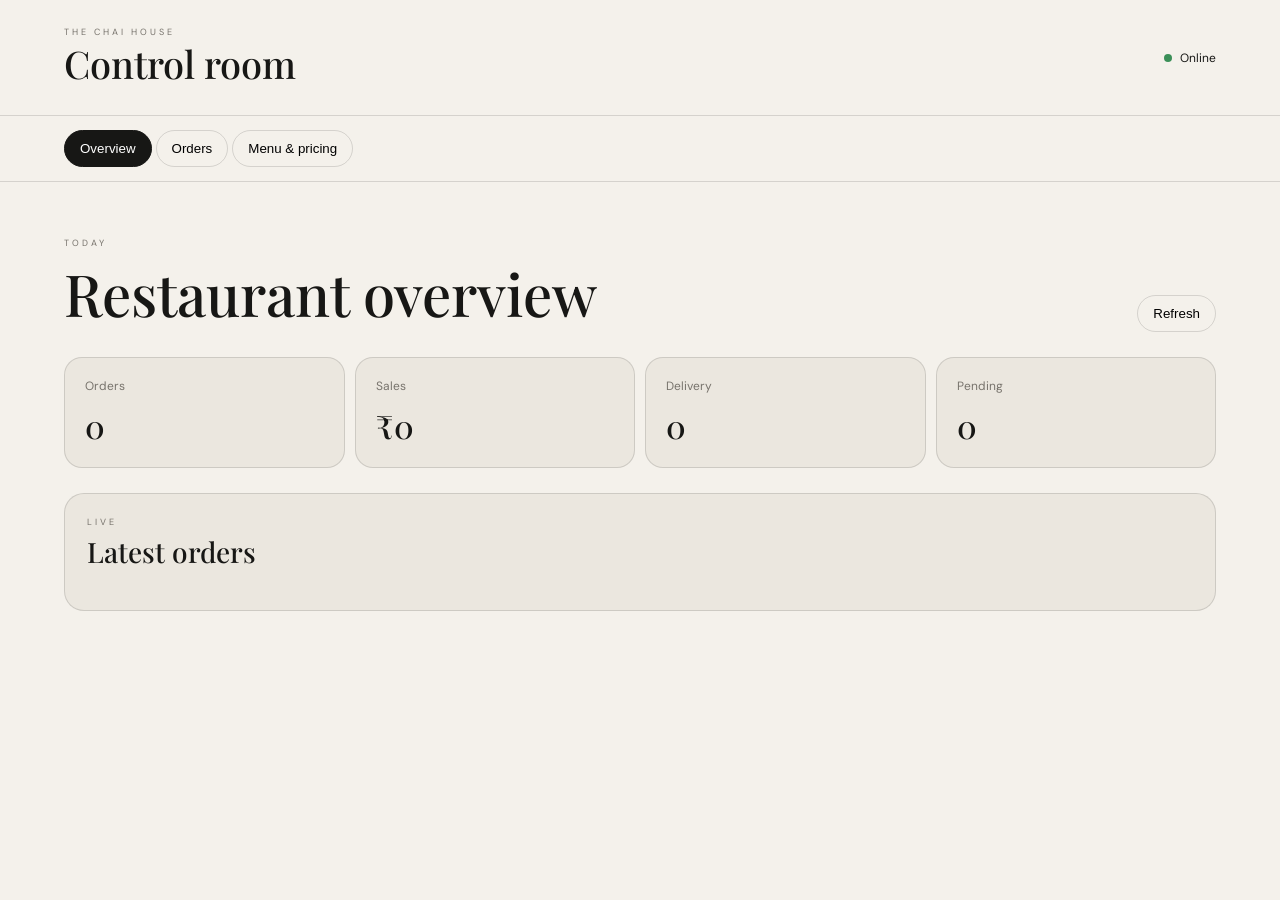
<file: admin/index.html>
<!doctype html>
<html lang="en">
  <head>
    <meta charset="UTF-8" />
    <meta name="viewport" content="width=device-width, initial-scale=1.0" />
    <meta name="theme-color" content="#171715" />
    <title>The Chai House · Admin</title>
    <link rel="preconnect" href="https://fonts.googleapis.com" />
    <link rel="preconnect" href="https://fonts.gstatic.com" crossorigin />
    <link
      href="https://fonts.googleapis.com/css2?family=DM+Sans:wght@400;500;600&family=Playfair+Display:wght@400;500;600&display=swap"
      rel="stylesheet"
    />
    <link rel="stylesheet" href="style.css" />
  </head>
  <body>
    <header class="dashboard-header">
      <div>
        <p class="eyebrow">THE CHAI HOUSE</p>
        <h1>Control room</h1>
      </div>
      <div class="status"><span></span> Online</div>
    </header>
    <nav class="admin-nav">
      <button class="tab active" data-tab="dashboard">Overview</button
      ><button class="tab" data-tab="orders">Orders</button
      ><button class="tab" data-tab="menu">Menu & pricing</button>
    </nav>
    <main class="dashboard">
      <section class="tab-panel active" id="dashboardPanel">
        <div class="page-title">
          <div>
            <p class="eyebrow">TODAY</p>
            <h2>Restaurant overview</h2>
          </div>
          <button class="refresh" id="refresh">Refresh</button>
        </div>
        <div class="stats">
          <article>
            <span>Orders</span><strong id="statOrders">0</strong>
          </article>
          <article>
            <span>Sales</span><strong id="statSales">₹0</strong>
          </article>
          <article>
            <span>Delivery</span><strong id="statDelivery">0</strong>
          </article>
          <article>
            <span>Pending</span><strong id="statPending">0</strong>
          </article>
        </div>
        <div class="quick">
          <div>
            <p class="eyebrow">LIVE</p>
            <h3>Latest orders</h3>
          </div>
          <div id="latestOrders" class="mini-orders"></div>
        </div>
      </section>
      <section class="tab-panel" id="ordersPanel">
        <div class="page-title">
          <div>
            <p class="eyebrow">LIVE ORDERS</p>
            <h2>Orders</h2>
          </div>
          <span id="orderCount">0 orders</span>
        </div>
        <div class="filters">
          <button class="filter active" data-filter="all">All</button
          ><button class="filter" data-filter="new">New</button
          ><button class="filter" data-filter="preparing">Preparing</button
          ><button class="filter" data-filter="ready">Ready</button
          ><button class="filter" data-filter="completed">Completed</button
          ><button class="filter" data-filter="delivery">Delivery</button>
        </div>
        <div id="orders" class="orders"></div>
      </section>
      <section class="tab-panel" id="menuPanel">
        <div class="page-title">
          <div>
            <p class="eyebrow">MANAGEMENT</p>
            <h2>Menu & pricing</h2>
          </div>
          <button class="primary" id="addItem">+ Add item</button>
        </div>
        <p class="helper">
          Change a price or mark an item sold out here. Customer menus update
          from the same menu data.
        </p>
        <div id="menuAdmin" class="menu-admin"></div>
      </section>
    </main>
    <div class="modal" id="itemModal">
      <div class="modal-card">
        <button class="close" id="closeModal">×</button>
        <p class="eyebrow">MENU ITEM</p>
        <h2 id="modalTitle">Add item</h2>
        <form id="itemForm">
          <input type="hidden" id="itemId" /><label
            >Name<input id="itemName" required /></label
          ><label
            >Category<input
              id="itemCategory"
              required
              placeholder="Main Course" /></label
          ><label
            >Price (₹)<input
              id="itemPrice"
              type="number"
              min="0"
              required /></label
          ><label
            >Description<textarea
              id="itemDescription"
              rows="3"
            ></textarea></label
          ><label>Image URL<input id="itemImage" type="url" /></label
          ><label class="check"
            ><input id="itemAvailable" type="checkbox" checked />
            Available</label
          ><button class="primary full" type="submit">Save item</button>
          <p id="itemMessage" class="message"></p>
        </form>
      </div>
    </div>
    <script src="app.js"></script>
  </body>
</html>
</file>
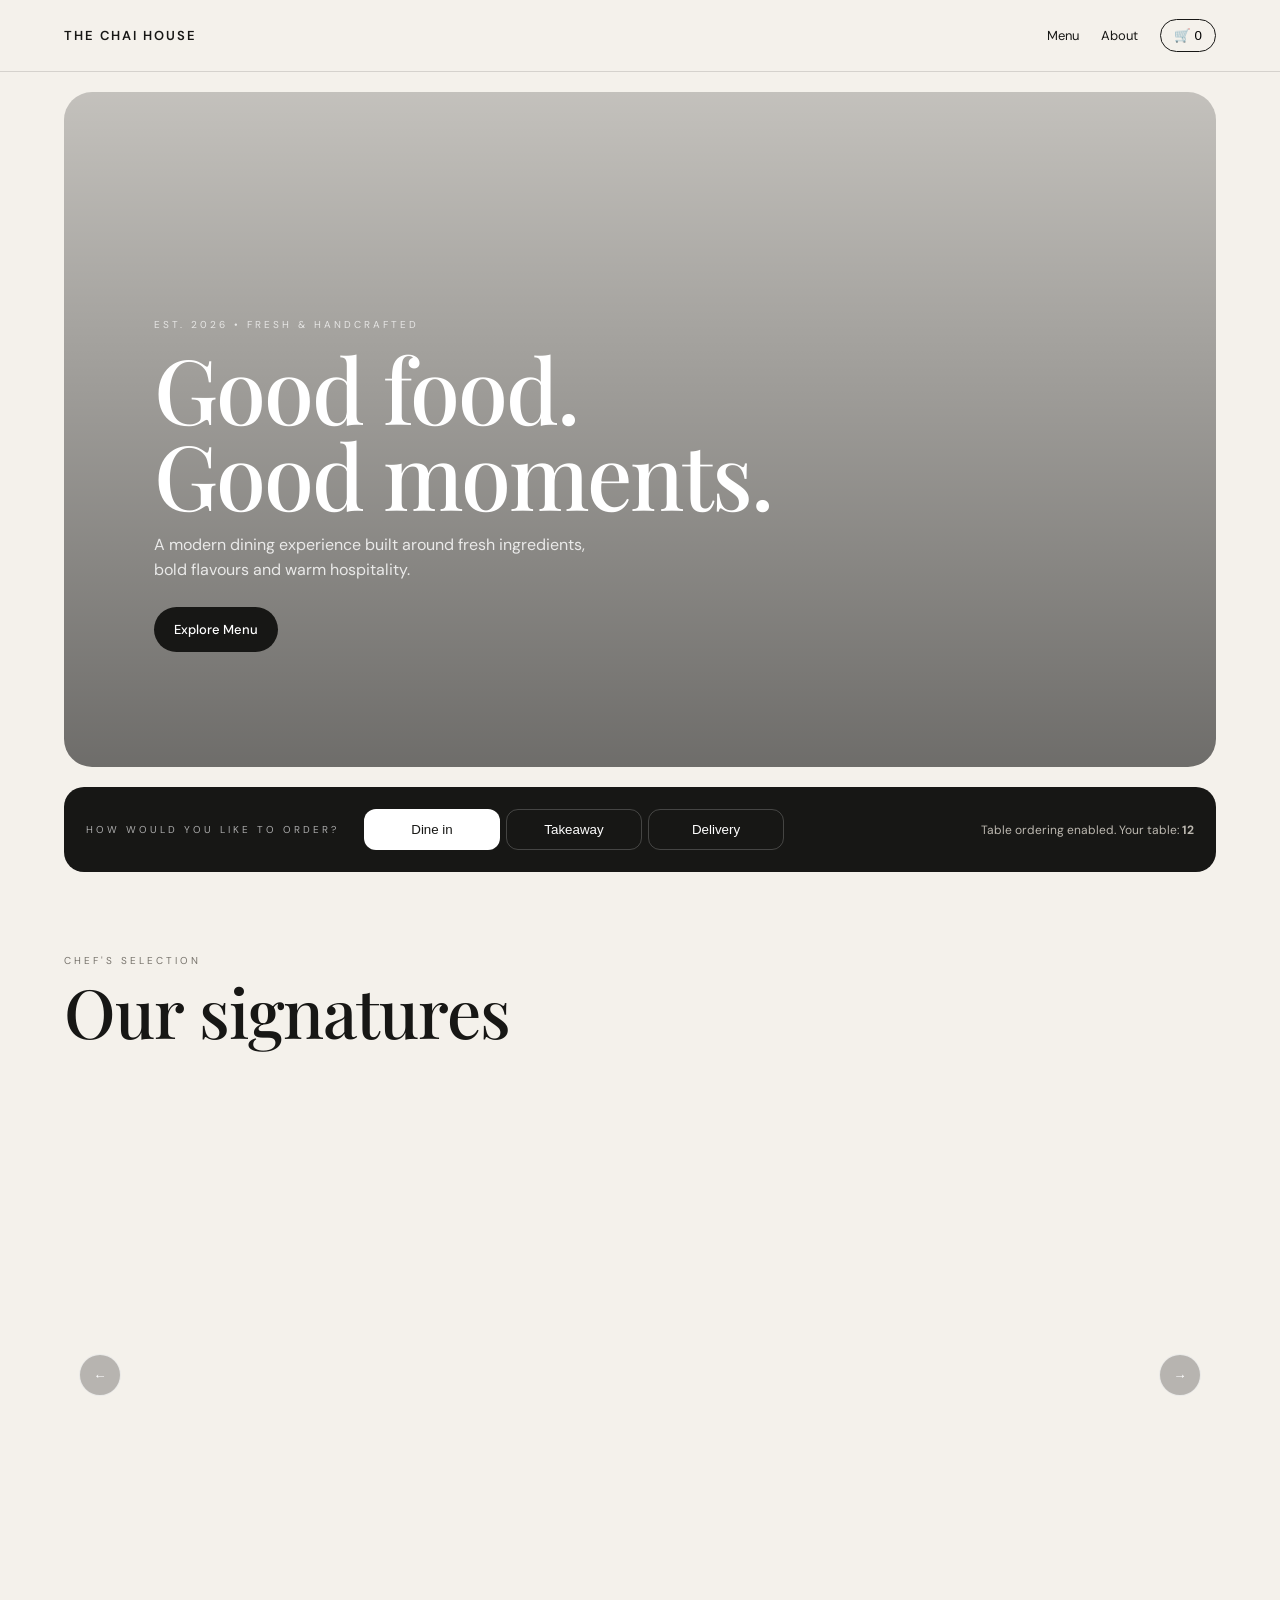
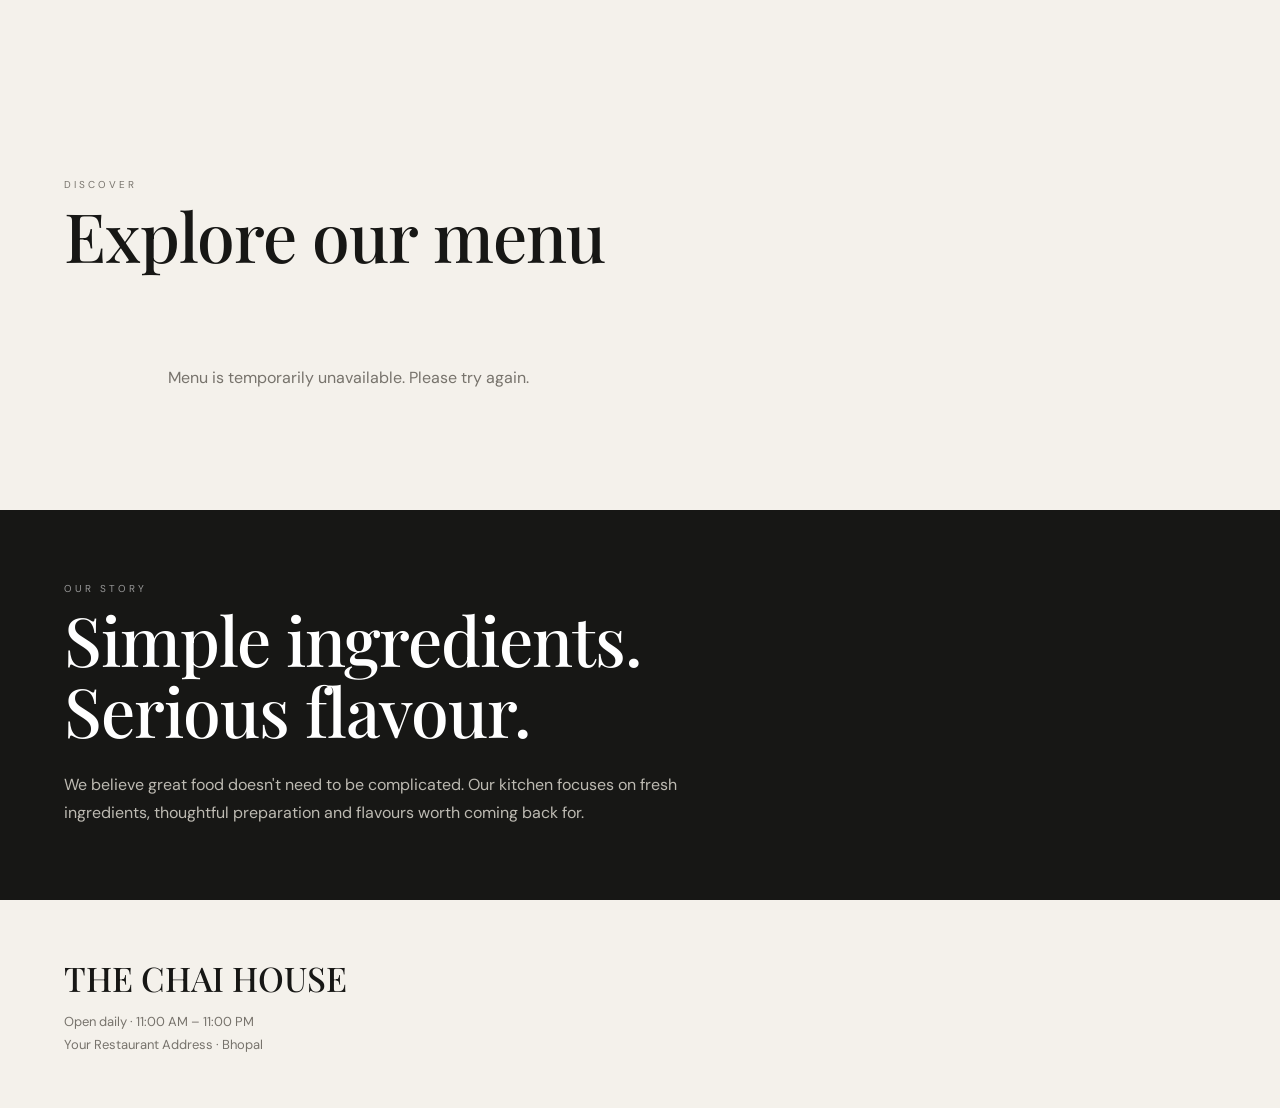
<file: customer/index.html>
<!doctype html>
<html lang="en">
  <head>
    <meta charset="UTF-8" />
    <meta name="viewport" content="width=device-width, initial-scale=1.0" />
    <meta name="theme-color" content="#171715" />
    <title>The Chai House</title>
    <link rel="preconnect" href="https://fonts.googleapis.com" />
    <link rel="preconnect" href="https://fonts.gstatic.com" crossorigin />
    <link
      href="https://fonts.googleapis.com/css2?family=DM+Sans:wght@400;500;600&family=Playfair+Display:wght@400;500;600&display=swap"
      rel="stylesheet"
    />
    <link rel="stylesheet" href="style.css" />
  </head>
  <body>
    <div class="intro">
      <div class="intro-logo">
        <span>THE</span>
        <h1>CHAI HOUSE</h1>
        <span>EST. 2026</span>
      </div>
    </div>

    <nav class="navbar">
      <a class="logo" href="#top">THE CHAI HOUSE</a>
      <div class="nav-links">
        <a href="#menu">Menu</a><a href="#about">About</a
        ><button class="cart-button" id="openCart">
          🛒 <span id="cart-count">0</span>
        </button>
      </div>
    </nav>

    <main id="top">
      <section class="hero">
        <div class="hero-content">
          <p class="eyebrow">EST. 2026 • FRESH & HANDCRAFTED</p>
          <h1>Good food.<br />Good moments.</h1>
          <p class="hero-description">
            A modern dining experience built around fresh ingredients, bold
            flavours and warm hospitality.
          </p>
          <a href="#menu" class="primary-button">Explore Menu</a>
        </div>
      </section>

      <section class="order-mode" aria-label="Order type">
        <p class="eyebrow">HOW WOULD YOU LIKE TO ORDER?</p>
        <div class="mode-switch">
          <button class="mode active" data-mode="dine-in">Dine in</button
          ><button class="mode" data-mode="takeaway">Takeaway</button
          ><button class="mode" data-mode="delivery">Delivery</button>
        </div>
        <p class="table-note" id="tableNote">
          Table ordering enabled. Your table:
          <strong id="tableNumber">12</strong>
        </p>
      </section>

      <section class="signature">
        <div class="section-heading">
          <p class="eyebrow">CHEF'S SELECTION</p>
          <h2>Our signatures</h2>
        </div>
        <div class="food-slider">
          <button class="slider-arrow prev" id="prevBtn">←</button>
          <div id="signatureSlides"></div>
          <button class="slider-arrow next" id="nextBtn">→</button>
        </div>
      </section>

      <section id="menu" class="menu-section">
        <div class="section-heading">
          <p class="eyebrow">DISCOVER</p>
          <h2>Explore our menu</h2>
        </div>
        <div class="categories" id="categories"></div>
        <div class="menu-grid" id="menuGrid">
          <div class="loading">Loading menu…</div>
        </div>
      </section>

      <section id="about" class="about">
        <p class="eyebrow">OUR STORY</p>
        <h2>Simple ingredients.<br />Serious flavour.</h2>
        <p>
          We believe great food doesn't need to be complicated. Our kitchen
          focuses on fresh ingredients, thoughtful preparation and flavours
          worth coming back for.
        </p>
      </section>
    </main>

    <footer>
      <h2>THE CHAI HOUSE</h2>
      <p>Open daily · 11:00 AM – 11:00 PM</p>
      <p>Your Restaurant Address · Bhopal</p>
    </footer>

    <div class="cart-overlay" id="cartOverlay"></div>
    <aside class="cart-drawer" id="cartDrawer">
      <div class="cart-header">
        <div>
          <p class="eyebrow">YOUR ORDER</p>
          <h2>Cart</h2>
        </div>
        <button id="closeCart">×</button>
      </div>
      <div class="cart-items" id="cartItems"></div>
      <div class="checkout-box">
        <div class="total-row">
          <span>Subtotal</span><strong id="cartTotal">₹0</strong>
        </div>
        <div id="deliverySummary" class="delivery-summary"></div>
        <button class="checkout-button" id="placeOrder">Place Order</button>
      </div>
    </aside>

    <div class="checkout-overlay" id="checkoutOverlay">
      <div class="checkout-modal">
        <button class="modal-close" id="closeCheckout">×</button>
        <p class="eyebrow">ORDER DETAILS</p>
        <h2>Complete your order</h2>
        <div class="checkout-type" id="checkoutType"></div>
        <div id="customerFields"></div>
        <label
          >Payment<select id="paymentMethod">
            <option value="pay-at-counter">Pay at counter</option>
            <option value="upi">UPI</option>
          </select></label
        ><button class="primary-button full" id="confirmOrder">
          Confirm order
        </button>
        <p class="form-message" id="formMessage"></p>
      </div>
    </div>

    <div class="order-success" id="orderSuccess">
      <div class="success-card">
        <span class="success-mark">✓</span>
        <p class="eyebrow">ORDER RECEIVED</p>
        <h2>Thank you.</h2>
        <p id="successText">Your order has been sent to the restaurant.</p>
        <div class="order-number" id="successOrderNumber"></div>
        <button class="primary-button" id="closeSuccess">Back to menu</button>
      </div>
    </div>

    <div class="toast" id="toast"></div>
    <script src="app.js"></script>
  </body>
</html>
</file>
<file: admin/style.css>
* {
  box-sizing: border-box;
  margin: 0;
  padding: 0;
}
:root {
  --bg: #f4f1eb;
  --surface: #ebe7df;
  --dark: #171715;
  --muted: #77736c;
  --line: rgba(23, 23, 21, 0.14);
  --green: #3b8f58;
}
body {
  background: var(--bg);
  color: var(--dark);
  font-family: "DM Sans", sans-serif;
}
.dashboard-header {
  padding: 26px 5vw;
  display: flex;
  justify-content: space-between;
  align-items: center;
  border-bottom: 1px solid var(--line);
}
.eyebrow {
  font-size: 9px;
  letter-spacing: 3px;
  color: var(--muted);
}
h1,
h2,
h3 {
  font-weight: 400;
}
.dashboard-header h1 {
  font:
    500 38px "Playfair Display",
    serif;
}
.status {
  display: flex;
  align-items: center;
  gap: 8px;
  font-size: 12px;
}
.status span {
  width: 8px;
  height: 8px;
  border-radius: 50%;
  background: var(--green);
}
.admin-nav {
  display: flex;
  gap: 4px;
  padding: 14px 5vw;
  border-bottom: 1px solid var(--line);
  overflow: auto;
}
.tab,
.filter,
.refresh,
.edit,
.availability,
.delete,
.primary {
  border: 1px solid var(--line);
  background: transparent;
  border-radius: 22px;
  padding: 10px 15px;
  white-space: nowrap;
  cursor: pointer;
}
.tab.active,
.filter.active,
.primary {
  background: var(--dark);
  color: #fff;
  border-color: var(--dark);
}
.dashboard {
  padding: 35px 5vw 80px;
}
.tab-panel {
  display: none;
}
.tab-panel.active {
  display: block;
}
.page-title {
  display: flex;
  justify-content: space-between;
  align-items: end;
  margin-bottom: 25px;
}
.page-title h2 {
  font:
    500 clamp(38px, 6vw, 58px) "Playfair Display",
    serif;
  margin-top: 5px;
}
.stats {
  display: grid;
  grid-template-columns: repeat(2, 1fr);
  gap: 10px;
  margin-bottom: 25px;
}
.stats article {
  background: var(--surface);
  border: 1px solid var(--line);
  padding: 20px;
  border-radius: 18px;
}
.stats span {
  display: block;
  color: var(--muted);
  font-size: 12px;
  margin-bottom: 10px;
}
.stats strong {
  font:
    500 32px "Playfair Display",
    serif;
}
.quick {
  background: var(--surface);
  padding: 22px;
  border: 1px solid var(--line);
  border-radius: 20px;
}
.quick h3 {
  font:
    500 28px "Playfair Display",
    serif;
  margin-top: 5px;
}
.mini-orders {
  margin-top: 18px;
}
.mini-order {
  display: flex;
  justify-content: space-between;
  padding: 14px 0;
  border-bottom: 1px solid var(--line);
}
.mini-order div {
  display: flex;
  gap: 12px;
}
.mini-order span {
  color: var(--muted);
  font-size: 12px;
}
.filters {
  display: flex;
  gap: 7px;
  overflow: auto;
  padding-bottom: 18px;
}
.orders {
  display: grid;
  grid-template-columns: 1fr;
  gap: 14px;
}
.order-card {
  background: var(--surface);
  border: 1px solid var(--line);
  padding: 20px;
  border-radius: 20px;
}
.order-head {
  display: flex;
  justify-content: space-between;
  gap: 12px;
  padding-bottom: 16px;
  border-bottom: 1px solid var(--line);
}
.order-head h3 {
  font:
    500 27px "Playfair Display",
    serif;
  margin: 5px 0;
}
.customer {
  font-size: 12px;
  color: var(--muted);
}
.badge {
  font-size: 9px;
  text-transform: uppercase;
  letter-spacing: 1.5px;
  border: 1px solid var(--line);
  height: max-content;
  padding: 7px 9px;
  border-radius: 20px;
}
.badge.new {
  background: #fff;
}
.badge.preparing {
  background: #e5d9bd;
}
.badge.ready {
  background: #d8e3d3;
}
.badge.completed {
  opacity: 0.55;
}
.nav-button {
  display: inline-block;
  margin-top: 14px;
  color: var(--dark);
  font-size: 12px;
  text-decoration: none;
  border-bottom: 1px solid var(--dark);
  padding-bottom: 3px;
}
.order-items {
  padding: 16px 0;
}
.order-item {
  display: flex;
  justify-content: space-between;
  padding: 7px 0;
  font-size: 13px;
}
.order-bottom {
  border-top: 1px solid var(--line);
  padding-top: 15px;
  display: flex;
  justify-content: space-between;
  align-items: center;
}
.order-bottom div {
  display: flex;
  flex-direction: column;
  gap: 3px;
}
.order-bottom div span {
  font-size: 11px;
  color: var(--muted);
}
.order-bottom strong {
  font:
    500 23px "Playfair Display",
    serif;
}
.status-select {
  border: 1px solid var(--line);
  background: var(--bg);
  padding: 9px;
  border-radius: 10px;
}
.helper {
  color: var(--muted);
  font-size: 13px;
  line-height: 1.6;
  margin: -10px 0 25px;
}
.menu-admin {
  display: grid;
  gap: 10px;
}
.menu-admin-row {
  display: grid;
  grid-template-columns: 72px 1fr auto;
  gap: 15px;
  align-items: center;
  background: var(--surface);
  padding: 12px;
  border: 1px solid var(--line);
  border-radius: 17px;
}
.menu-thumb {
  width: 72px;
  height: 72px;
  background: #ddd;
  border-radius: 12px;
  overflow: hidden;
}
.menu-thumb img {
  width: 100%;
  height: 100%;
  object-fit: cover;
}
.menu-info h3 {
  font:
    500 23px "Playfair Display",
    serif;
  margin: 3px 0;
}
.menu-info p:last-child {
  font-size: 11px;
  color: var(--muted);
  max-width: 500px;
}
.menu-price {
  font:
    500 20px "Playfair Display",
    serif;
}
.menu-actions {
  display: flex;
  gap: 5px;
  align-items: center;
}
.availability.on {
  border-color: #71927a;
}
.availability.off {
  opacity: 0.55;
}
.delete {
  border-color: #b98b8b;
}
.modal {
  position: fixed;
  inset: 0;
  background: rgba(0, 0, 0, 0.55);
  z-index: 50;
  display: none;
}
.modal.open {
  display: block;
}
.modal-card {
  position: absolute;
  left: 50%;
  top: 50%;
  transform: translate(-50%, -50%);
  width: min(520px, calc(100% - 28px));
  max-height: 90vh;
  overflow: auto;
  background: var(--bg);
  border-radius: 22px;
  padding: 25px;
}
.close {
  position: absolute;
  right: 20px;
  top: 15px;
  border: 0;
  background: none;
  font-size: 30px;
  cursor: pointer;
}
.modal-card h2 {
  font:
    500 38px "Playfair Display",
    serif;
  margin: 5px 0 18px;
}
.modal-card label {
  display: block;
  font-size: 12px;
  margin: 12px 0;
}
.modal-card input:not([type="checkbox"]),
.modal-card textarea {
  display: block;
  width: 100%;
  margin-top: 6px;
  padding: 12px;
  border: 1px solid var(--line);
  border-radius: 10px;
  background: #fff;
  font: inherit;
}
.check {
  display: flex !important;
  gap: 8px;
  align-items: center;
}
.full {
  width: 100%;
  margin-top: 10px;
}
.message {
  font-size: 12px;
  color: #a33;
  margin-top: 8px;
}
.empty {
  padding: 40px;
  text-align: center;
  color: var(--muted);
}
@media (min-width: 800px) {
  .stats {
    grid-template-columns: repeat(4, 1fr);
  }
  .orders {
    grid-template-columns: repeat(2, 1fr);
  }
  .menu-admin-row {
    grid-template-columns: 90px 1fr 90px auto;
  }
  .menu-thumb {
    width: 90px;
    height: 90px;
  }
  .dashboard {
    padding-top: 55px;
  }
}
@media (max-width: 600px) {
  .dashboard-header h1 {
    font-size: 30px;
  }
  .status {
    font-size: 0;
  }
  .status span {
    font-size: 0;
  }
  .page-title {
    align-items: center;
  }
  .page-title h2 {
    font-size: 40px;
  }
  .menu-admin-row {
    grid-template-columns: 60px 1fr;
  }
  .menu-thumb {
    width: 60px;
    height: 60px;
  }
  .menu-price {
    grid-column: 2;
  }
  .menu-actions {
    grid-column: 1/-1;
    overflow: auto;
  }
  .stats strong {
    font-size: 27px;
  }
  .order-bottom {
    gap: 10px;
  }
  .order-bottom .status-select {
    max-width: 145px;
  }
}
</file>
<file: customer/style.css>
@import url("https://fonts.googleapis.com/css2?family=DM+Sans:wght@400;500;600&family=Playfair+Display:wght@400;500;600&display=swap");
* {
  box-sizing: border-box;
  margin: 0;
  padding: 0;
}
:root {
  --bg: #f4f1eb;
  --surface: #ebe7df;
  --dark: #171715;
  --muted: #77736c;
  --line: rgba(23, 23, 21, 0.14);
  --white: #fff;
}
html {
  scroll-behavior: smooth;
}
body {
  background: var(--bg);
  color: var(--dark);
  font-family: "DM Sans", sans-serif;
  overflow-x: hidden;
}
.intro {
  position: fixed;
  inset: 0;
  background: var(--dark);
  color: #fff;
  z-index: 999;
  display: grid;
  place-items: center;
  animation: introExit 1s ease 1.7s forwards;
}
.intro-logo {
  text-align: center;
  animation: logoReveal 1.2s ease forwards;
}
.intro-logo span {
  font-size: 10px;
  letter-spacing: 5px;
}
.intro-logo h1 {
  font:
    500 clamp(38px, 10vw, 75px)/1.1 "Playfair Display",
    serif;
  letter-spacing: 3px;
  margin: 12px 0;
}
.navbar {
  height: 72px;
  padding: 0 5vw;
  display: flex;
  align-items: center;
  justify-content: space-between;
  border-bottom: 1px solid var(--line);
  background: var(--bg);
  position: relative;
  z-index: 20;
}
.logo {
  color: var(--dark);
  text-decoration: none;
  font-size: 13px;
  font-weight: 600;
  letter-spacing: 2px;
}
.nav-links {
  display: flex;
  align-items: center;
  gap: 22px;
}
.nav-links a {
  display: none;
  color: var(--dark);
  text-decoration: none;
  font-size: 13px;
}
.cart-button {
  border: 1px solid var(--dark);
  background: transparent;
  padding: 8px 13px;
  border-radius: 30px;
  cursor: pointer;
}
.hero {
  min-height: 72vh;
  margin: 14px;
  padding: 7vw 7vw 9vw;
  display: flex;
  align-items: flex-end;
  color: #fff;
  border-radius: 28px;
  overflow: hidden;
  background:
    linear-gradient(rgba(0, 0, 0, 0.2), rgba(0, 0, 0, 0.55)),
    url("https://images.unsplash.com/photo-1517248135467-4c7edcad34c4?auto=format&fit=crop&w=1800&q=85")
      center/cover;
}
.hero h1 {
  font:
    500 clamp(48px, 14vw, 90px)/0.96 "Playfair Display",
    serif;
  letter-spacing: -2px;
  margin: 14px 0;
}
.hero-description {
  max-width: 440px;
  color: rgba(255, 255, 255, 0.82);
  line-height: 1.6;
  margin-bottom: 24px;
}
.eyebrow {
  font-size: 10px;
  letter-spacing: 3px;
  color: var(--muted);
}
.hero .eyebrow {
  color: rgba(255, 255, 255, 0.72);
}
.primary-button {
  display: inline-flex;
  border: 0;
  background: var(--dark);
  color: #fff;
  text-decoration: none;
  padding: 14px 20px;
  border-radius: 30px;
  cursor: pointer;
  font:
    500 13px "DM Sans",
    sans-serif;
}
.full {
  width: 100%;
  justify-content: center;
}
.section-heading {
  margin-bottom: 28px;
}
.section-heading h2,
.about h2 {
  font:
    500 clamp(38px, 9vw, 68px)/1.05 "Playfair Display",
    serif;
  letter-spacing: -1px;
  margin-top: 8px;
}
.signature,
.menu-section,
.about {
  padding: 72px 5vw;
}
.food-slider {
  position: relative;
  min-height: 560px;
}
.food-slide {
  display: none;
  background: var(--surface);
  border-radius: 24px;
  overflow: hidden;
}
.food-slide.active {
  display: grid;
}
.slide-image {
  height: 330px;
}
.slide-image img {
  width: 100%;
  height: 100%;
  object-fit: cover;
  display: block;
}
.slide-content {
  padding: 28px;
}
.slide-content h3 {
  font:
    500 38px "Playfair Display",
    serif;
  margin: 8px 0 10px;
}
.slide-description {
  color: var(--muted);
  line-height: 1.6;
  max-width: 480px;
}
.slide-bottom {
  display: flex;
  align-items: center;
  justify-content: space-between;
  margin-top: 28px;
}
.slide-bottom strong {
  font:
    500 24px "Playfair Display",
    serif;
}
.add-button {
  border: 1px solid var(--dark);
  background: transparent;
  padding: 10px 15px;
  border-radius: 22px;
  cursor: pointer;
}
.add-button:hover {
  background: var(--dark);
  color: #fff;
}
.add-button:disabled {
  opacity: 0.45;
  cursor: not-allowed;
}
.slider-arrow {
  position: absolute;
  z-index: 3;
  top: 155px;
  width: 42px;
  height: 42px;
  border: 1px solid rgba(255, 255, 255, 0.7);
  background: rgba(0, 0, 0, 0.25);
  color: #fff;
  border-radius: 50%;
  cursor: pointer;
}
.slider-arrow.prev {
  left: 15px;
}
.slider-arrow.next {
  right: 15px;
}
.order-mode {
  margin: 10px 5vw;
  padding: 22px;
  background: var(--dark);
  color: #fff;
  border-radius: 20px;
}
.order-mode .eyebrow {
  color: #aaa;
}
.mode-switch {
  display: grid;
  grid-template-columns: repeat(3, 1fr);
  gap: 6px;
  margin: 15px 0;
}
.mode {
  border: 1px solid rgba(255, 255, 255, 0.2);
  background: transparent;
  color: #fff;
  border-radius: 12px;
  padding: 12px 5px;
  cursor: pointer;
}
.mode.active {
  background: #fff;
  color: var(--dark);
}
.table-note {
  font-size: 12px;
  color: #bcb8b0;
}
.categories {
  display: flex;
  gap: 8px;
  overflow-x: auto;
  padding-bottom: 18px;
  scrollbar-width: none;
}
.categories::-webkit-scrollbar {
  display: none;
}
.category {
  white-space: nowrap;
  border: 1px solid var(--line);
  background: transparent;
  border-radius: 24px;
  padding: 10px 15px;
  cursor: pointer;
}
.category.active {
  background: var(--dark);
  color: #fff;
  border-color: var(--dark);
}
.menu-grid {
  display: grid;
  grid-template-columns: 1fr;
  gap: 14px;
}
.menu-card {
  background: var(--surface);
  border-radius: 20px;
  overflow: hidden;
  display: grid;
  grid-template-columns: 120px 1fr;
  min-height: 170px;
}
.menu-image {
  background: #ddd;
  min-height: 170px;
}
.menu-image img {
  width: 100%;
  height: 100%;
  object-fit: cover;
}
.menu-card-body {
  padding: 17px;
  display: flex;
  flex-direction: column;
  justify-content: space-between;
}
.menu-category {
  font-size: 9px;
  letter-spacing: 2px;
  color: var(--muted);
  text-transform: uppercase;
}
.menu-card h3 {
  font:
    500 24px "Playfair Display",
    serif;
  margin: 4px 0;
}
.menu-card p {
  font-size: 12px;
  color: var(--muted);
  line-height: 1.45;
}
.menu-card-bottom {
  display: flex;
  align-items: center;
  justify-content: space-between;
  margin-top: 14px;
}
.menu-card-bottom strong {
  font:
    500 20px "Playfair Display",
    serif;
}
.sold-out {
  opacity: 0.6;
}
.loading,
.empty-cart {
  text-align: center;
  color: var(--muted);
  padding: 50px;
}
.about {
  background: var(--dark);
  color: #fff;
}
.about .eyebrow {
  color: #999;
}
.about h2 {
  margin-bottom: 25px;
}
.about > p:last-child {
  max-width: 620px;
  color: #bdbab2;
  line-height: 1.8;
}
footer {
  padding: 55px 5vw;
  background: var(--bg);
}
footer h2 {
  font:
    500 34px "Playfair Display",
    serif;
  margin-bottom: 12px;
}
footer p {
  color: var(--muted);
  font-size: 13px;
  margin-top: 6px;
}
.cart-overlay,
.checkout-overlay,
.order-success {
  position: fixed;
  inset: 0;
  background: rgba(0, 0, 0, 0.55);
  z-index: 80;
  opacity: 0;
  pointer-events: none;
  transition: 0.3s;
}
.cart-overlay.open,
.checkout-overlay.open,
.order-success.open {
  opacity: 1;
  pointer-events: auto;
}
.cart-drawer {
  position: fixed;
  z-index: 90;
  right: 0;
  top: 0;
  width: min(430px, 100vw);
  height: 100vh;
  background: var(--bg);
  transform: translateX(100%);
  transition: transform 0.35s cubic-bezier(0.16, 1, 0.3, 1);
  padding: 24px;
  display: flex;
  flex-direction: column;
}
.cart-drawer.open {
  transform: translateX(0);
}
.cart-header {
  display: flex;
  justify-content: space-between;
  align-items: center;
  border-bottom: 1px solid var(--line);
  padding-bottom: 20px;
}
.cart-header h2 {
  font:
    500 35px "Playfair Display",
    serif;
}
.cart-header button,
.modal-close {
  border: 0;
  background: none;
  font-size: 32px;
  cursor: pointer;
}
.cart-items {
  flex: 1;
  overflow: auto;
  padding: 12px 0;
}
.cart-item {
  display: flex;
  justify-content: space-between;
  gap: 14px;
  padding: 18px 0;
  border-bottom: 1px solid var(--line);
}
.cart-item h3 {
  font:
    500 20px "Playfair Display",
    serif;
}
.cart-item p {
  color: var(--muted);
  font-size: 12px;
  margin-top: 5px;
}
.quantity-controls {
  display: flex;
  align-items: center;
  gap: 10px;
}
.quantity-controls button {
  width: 30px;
  height: 30px;
  border: 1px solid var(--line);
  background: transparent;
  border-radius: 50%;
  cursor: pointer;
}
.checkout-box {
  border-top: 1px solid var(--line);
  padding-top: 20px;
}
.total-row {
  display: flex;
  justify-content: space-between;
  font-size: 14px;
  margin-bottom: 15px;
}
.total-row strong {
  font:
    500 26px "Playfair Display",
    serif;
}
.delivery-summary {
  font-size: 11px;
  color: var(--muted);
  margin-bottom: 12px;
}
.checkout-button {
  width: 100%;
  border: 0;
  background: var(--dark);
  color: #fff;
  border-radius: 30px;
  padding: 15px;
  cursor: pointer;
}
.checkout-modal {
  position: absolute;
  left: 50%;
  top: 50%;
  transform: translate(-50%, -50%);
  width: min(500px, calc(100% - 30px));
  max-height: 90vh;
  overflow: auto;
  background: var(--bg);
  border-radius: 24px;
  padding: 28px;
}
.checkout-modal h2,
.success-card h2 {
  font:
    500 40px "Playfair Display",
    serif;
  margin: 6px 0 20px;
}
.checkout-modal label {
  display: block;
  font-size: 12px;
  margin: 14px 0;
}
.checkout-modal input,
.checkout-modal textarea,
.checkout-modal select {
  display: block;
  width: 100%;
  margin-top: 7px;
  padding: 13px;
  border: 1px solid var(--line);
  border-radius: 12px;
  background: #fff;
  font: inherit;
}
.checkout-type {
  padding: 12px;
  background: var(--surface);
  border-radius: 12px;
  font-size: 13px;
}
.form-message {
  font-size: 12px;
  color: #9a3d3d;
  margin-top: 10px;
}
.success-card {
  position: absolute;
  left: 50%;
  top: 50%;
  transform: translate(-50%, -50%);
  width: min(480px, calc(100% - 30px));
  background: var(--bg);
  border-radius: 25px;
  padding: 35px;
  text-align: center;
}
.success-mark {
  display: grid;
  place-items: center;
  width: 55px;
  height: 55px;
  border-radius: 50%;
  background: var(--dark);
  color: #fff;
  margin: 0 auto 20px;
  font-size: 25px;
}
.success-card p {
  color: var(--muted);
  line-height: 1.6;
}
.order-number {
  margin: 22px 0;
  font-weight: 600;
  letter-spacing: 2px;
}
.toast {
  position: fixed;
  z-index: 120;
  bottom: 22px;
  left: 50%;
  transform: translate(-50%, 20px);
  background: var(--dark);
  color: #fff;
  padding: 12px 18px;
  border-radius: 30px;
  font-size: 12px;
  opacity: 0;
  pointer-events: none;
  transition: 0.25s;
}
.toast.show {
  opacity: 1;
  transform: translate(-50%, 0);
}
@keyframes introExit {
  to {
    opacity: 0;
    visibility: hidden;
    pointer-events: none;
  }
}
@keyframes logoReveal {
  from {
    transform: scale(0.92);
    opacity: 0.4;
  }
  to {
    transform: scale(1);
    opacity: 1;
  }
}
@media (min-width: 700px) {
  .nav-links a {
    display: block;
  }
  .hero {
    margin: 20px 5vw;
    min-height: 75vh;
  }
  .food-slide.active {
    grid-template-columns: 1.2fr 1fr;
  }
  .slide-image {
    height: 560px;
  }
  .slider-arrow {
    top: 50%;
  }
  .menu-grid {
    grid-template-columns: repeat(2, 1fr);
  }
  .order-mode {
    display: flex;
    align-items: center;
    gap: 25px;
  }
  .order-mode .mode-switch {
    width: 420px;
    margin: 0;
  }
  .table-note {
    margin-left: auto;
  }
  .menu-card {
    grid-template-columns: 160px 1fr;
  }
}
</file>
